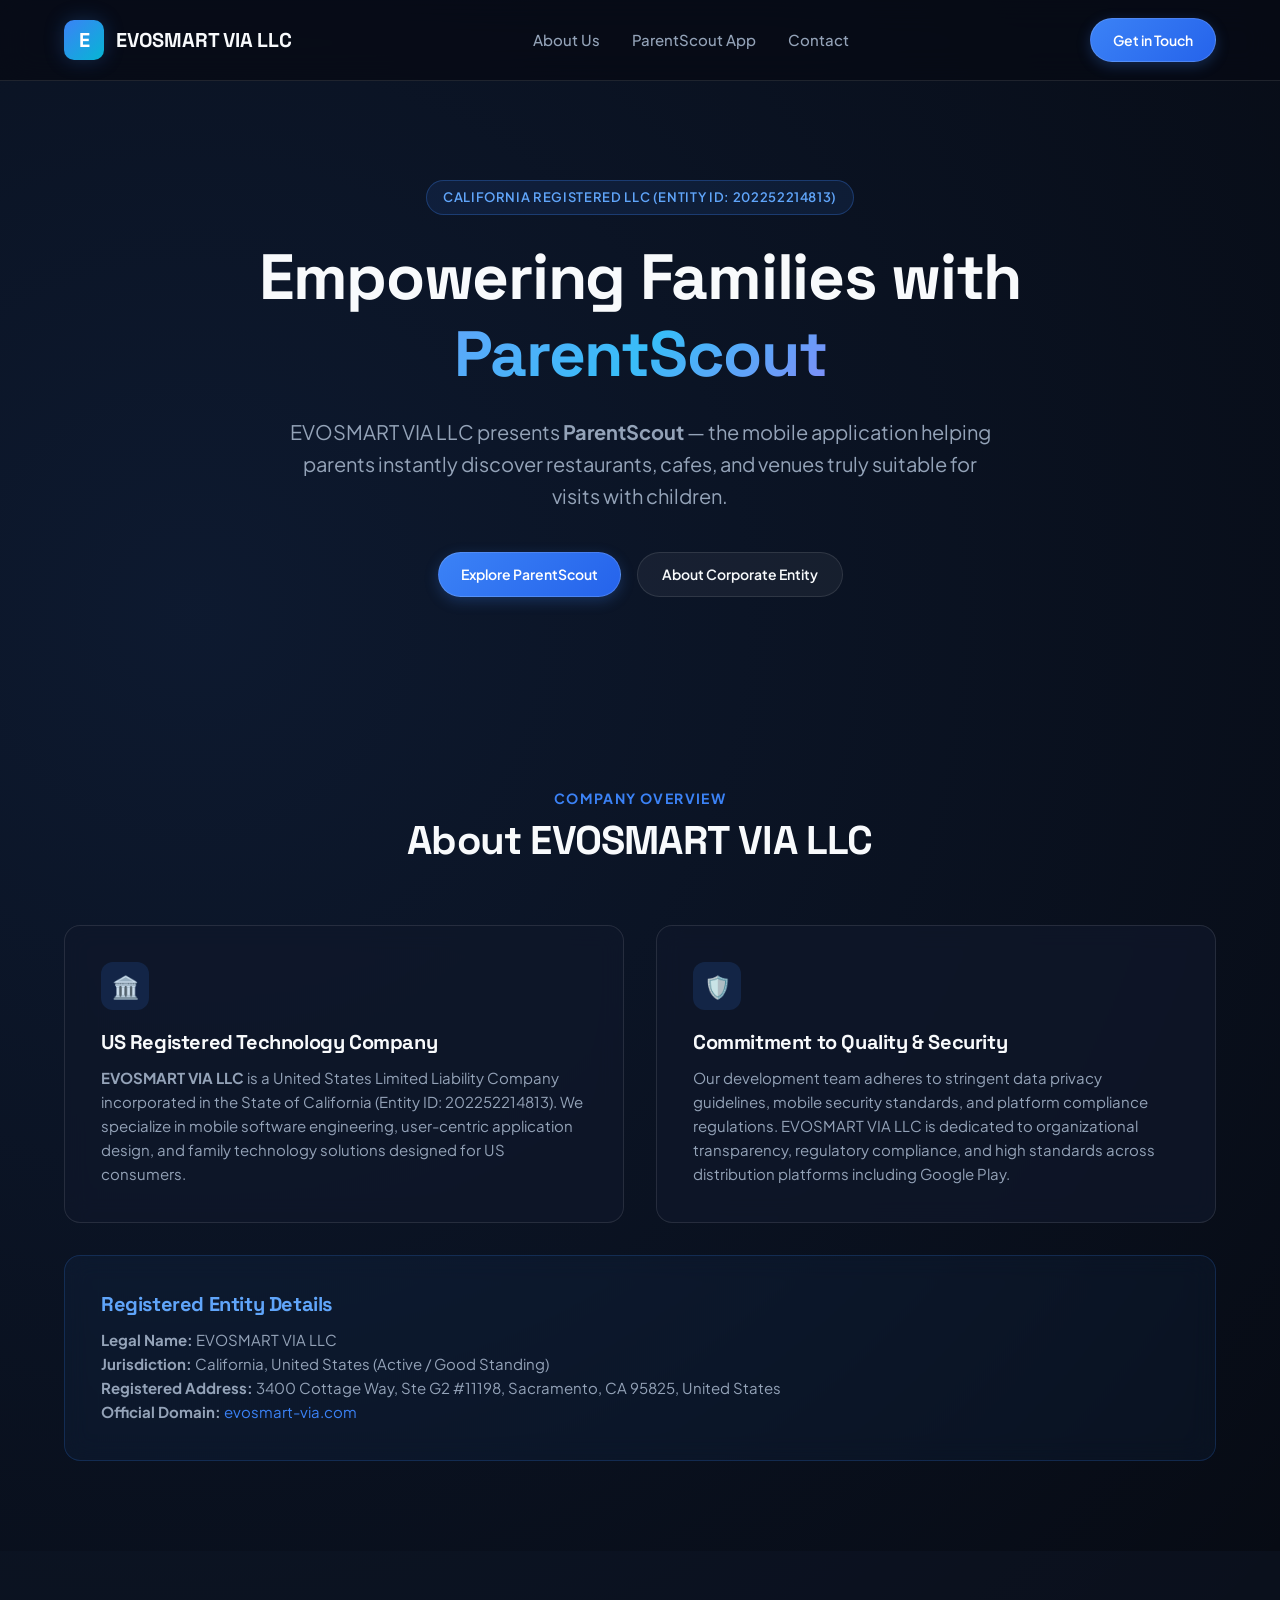
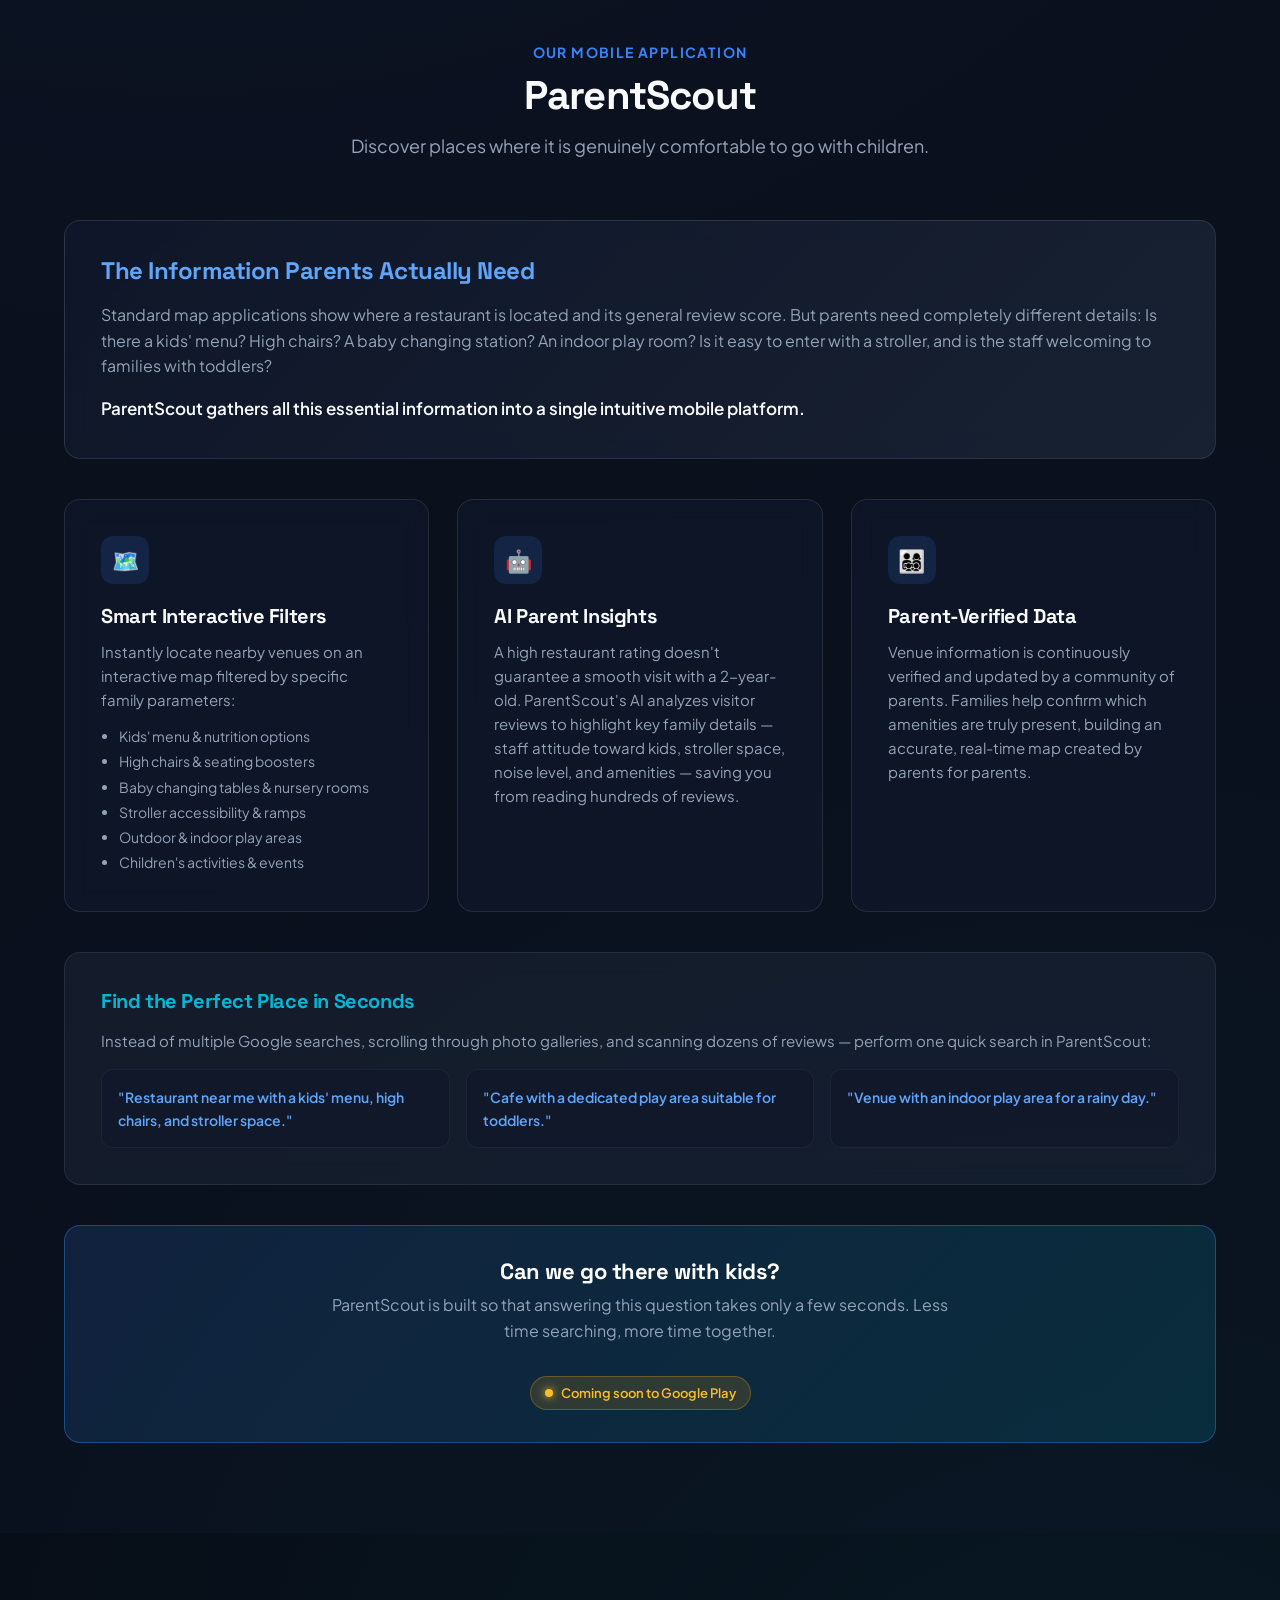
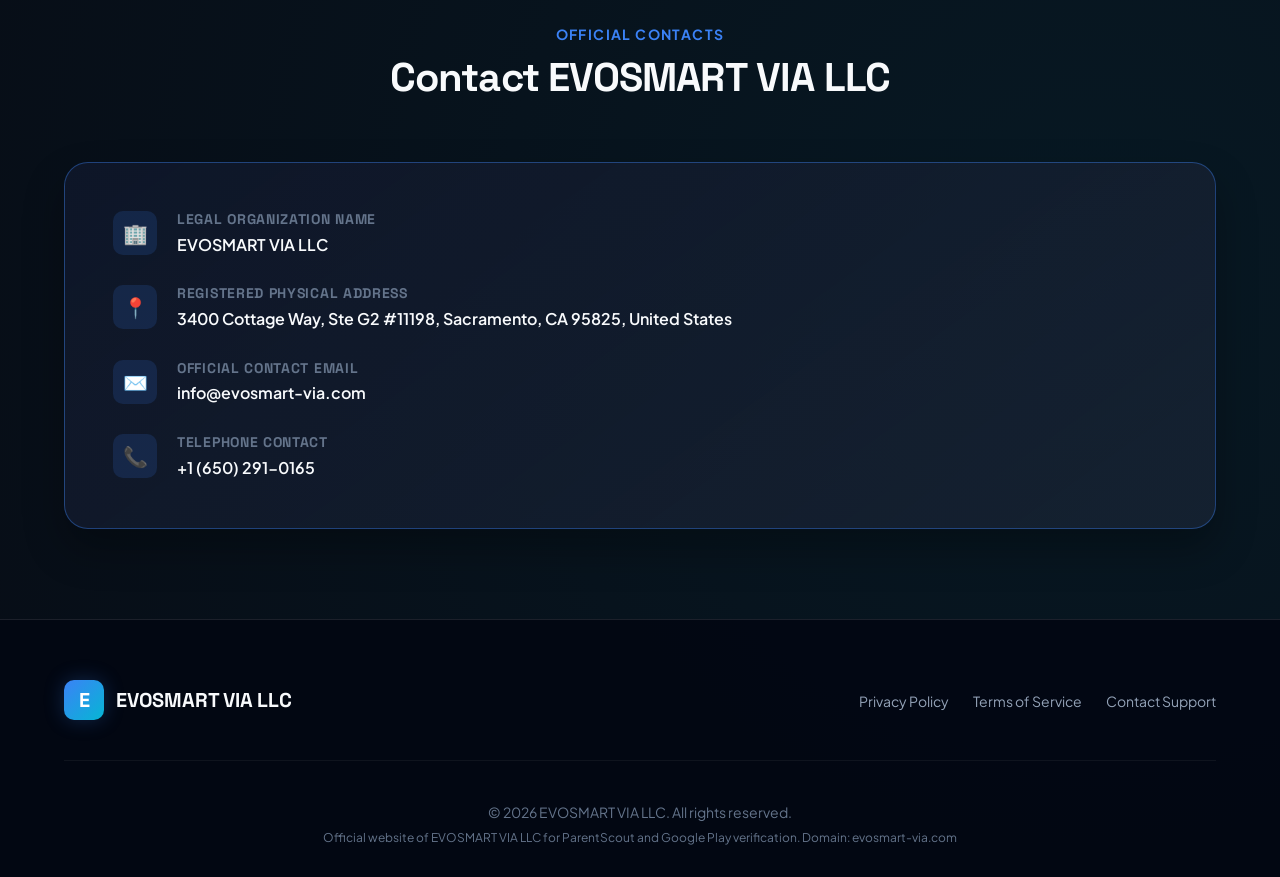
<file: index.html>
<!DOCTYPE html>
<html lang="en">
<head>
  <meta charset="UTF-8">
  <meta name="viewport" content="width=device-width, initial-scale=1.0">
  <title>EVOSMART VIA LLC | ParentScout Mobile Application</title>
  <meta name="description" content="EVOSMART VIA LLC is a California technology company developing ParentScout — the ultimate mobile app for parents to find kid-friendly restaurants, cafes, and play areas.">
  <meta name="google-site-verification" content="Z0Tli1cdqTYrAU-zG41Gznma3NraCgFvIR1Y4Qwutro" />
  <meta name="google-site-verification" content="google105f7d570d00ca9a" />
  <link rel="stylesheet" href="styles.css">
  <link rel="icon" type="image/svg+xml" href="data:image/svg+xml,<svg xmlns='http://www.w3.org/2000/svg' viewBox='0 0 100 100'><rect width='100' height='100' rx='20' fill='%233B82F6'/><text x='50%' y='65%' font-size='50' font-weight='800' fill='white' text-anchor='middle' font-family='sans-serif'>E</text></svg>">
</head>
<body>

  <!-- Navigation Header -->
  <header class="site-header">
    <div class="container nav-wrapper">
      <a href="#" class="brand-logo">
        <div class="logo-badge">E</div>
        <span class="brand-name">EVOSMART VIA LLC</span>
      </a>
      <ul class="nav-links">
        <li><a href="#about">About Us</a></li>
        <li><a href="#product">ParentScout App</a></li>
        <li><a href="#contact">Contact</a></li>
      </ul>
      <a href="#contact" class="btn-primary">Get in Touch</a>
    </div>
  </header>

  <!-- Hero Section -->
  <section class="hero">
    <div class="container">
      <div class="tag-badge">California Registered LLC (Entity ID: 202252214813)</div>
      <h1>Empowering Families with <span class="gradient-text">ParentScout</span></h1>
      <p class="lead">EVOSMART VIA LLC presents <strong>ParentScout</strong> — the mobile application helping parents instantly discover restaurants, cafes, and venues truly suitable for visits with children.</p>
      <div class="hero-cta">
        <a href="#product" class="btn-primary">Explore ParentScout</a>
        <a href="#about" class="btn-secondary">About Corporate Entity</a>
      </div>
    </div>
  </section>

  <!-- About Us Section -->
  <section id="about">
    <div class="container">
      <div class="section-header">
        <div class="section-subtitle">Company Overview</div>
        <h2 class="section-title">About EVOSMART VIA LLC</h2>
      </div>

      <div class="grid-2">
        <div class="card">
          <div class="card-icon">🏛️</div>
          <h3>US Registered Technology Company</h3>
          <p><strong>EVOSMART VIA LLC</strong> is a United States Limited Liability Company incorporated in the State of California (Entity ID: 202252214813). We specialize in mobile software engineering, user-centric application design, and family technology solutions designed for US consumers.</p>
        </div>

        <div class="card">
          <div class="card-icon">🛡️</div>
          <h3>Commitment to Quality & Security</h3>
          <p>Our development team adheres to stringent data privacy guidelines, mobile security standards, and platform compliance regulations. EVOSMART VIA LLC is dedicated to organizational transparency, regulatory compliance, and high standards across distribution platforms including Google Play.</p>
        </div>
      </div>

      <div class="card" style="margin-top: 32px; background: rgba(59, 130, 246, 0.05); border-color: rgba(59, 130, 246, 0.2);">
        <h3 style="color: #60A5FA;">Registered Entity Details</h3>
        <p style="margin-top: 8px;"><strong>Legal Name:</strong> EVOSMART VIA LLC</p>
        <p><strong>Jurisdiction:</strong> California, United States (Active / Good Standing)</p>
        <p><strong>Registered Address:</strong> 3400 Cottage Way, Ste G2 #11198, Sacramento, CA 95825, United States</p>
        <p><strong>Official Domain:</strong> <a href="https://evosmart-via.com" style="color: var(--primary); text-decoration: none;">evosmart-via.com</a></p>
      </div>
    </div>
  </section>

  <!-- Product Section: ParentScout Detailed Overview -->
  <section id="product" style="background: rgba(15, 23, 42, 0.4);">
    <div class="container">
      <div class="section-header">
        <div class="section-subtitle">Our Mobile Application</div>
        <h2 class="section-title">ParentScout</h2>
        <p style="color: var(--text-muted); font-size: 18px; max-width: 700px; margin: 12px auto 0 auto;">Discover places where it is genuinely comfortable to go with children.</p>
      </div>

      <!-- Problem vs Solution Overview -->
      <div class="card" style="margin-bottom: 40px; background: linear-gradient(135deg, rgba(15, 23, 42, 0.9) 0%, rgba(30, 41, 59, 0.7) 100%);">
        <h3 style="font-size: 24px; color: #60A5FA; margin-bottom: 16px;">The Information Parents Actually Need</h3>
        <p style="color: var(--text-muted); font-size: 16px; margin-bottom: 16px;">Standard map applications show where a restaurant is located and its general review score. But parents need completely different details: Is there a kids' menu? High chairs? A baby changing station? An indoor play room? Is it easy to enter with a stroller, and is the staff welcoming to families with toddlers?</p>
        <p style="color: var(--text-main); font-weight: 600; font-size: 17px;">ParentScout gathers all this essential information into a single intuitive mobile platform.</p>
      </div>

      <!-- Features Grid -->
      <div class="grid-3" style="margin-bottom: 40px;">
        <div class="card">
          <div class="card-icon">🗺️</div>
          <h3>Smart Interactive Filters</h3>
          <p>Instantly locate nearby venues on an interactive map filtered by specific family parameters:</p>
          <ul style="color: var(--text-muted); font-size: 14px; margin-top: 12px; padding-left: 18px; line-height: 1.8;">
            <li>Kids' menu & nutrition options</li>
            <li>High chairs & seating boosters</li>
            <li>Baby changing tables & nursery rooms</li>
            <li>Stroller accessibility & ramps</li>
            <li>Outdoor & indoor play areas</li>
            <li>Children's activities & events</li>
          </ul>
        </div>

        <div class="card">
          <div class="card-icon">🤖</div>
          <h3>AI Parent Insights</h3>
          <p>A high restaurant rating doesn't guarantee a smooth visit with a 2-year-old. ParentScout's AI analyzes visitor reviews to highlight key family details — staff attitude toward kids, stroller space, noise level, and amenities — saving you from reading hundreds of reviews.</p>
        </div>

        <div class="card">
          <div class="card-icon">👨‍👩‍👧‍👦</div>
          <h3>Parent-Verified Data</h3>
          <p>Venue information is continuously verified and updated by a community of parents. Families help confirm which amenities are truly present, building an accurate, real-time map created by parents for parents.</p>
        </div>
      </div>

      <!-- Search Scenario Cards -->
      <div class="card" style="background: rgba(30, 41, 59, 0.5); border-color: rgba(255, 255, 255, 0.08); margin-bottom: 40px;">
        <h3 style="font-size: 20px; margin-bottom: 16px; color: var(--accent);">Find the Perfect Place in Seconds</h3>
        <p style="color: var(--text-muted); margin-bottom: 16px;">Instead of multiple Google searches, scrolling through photo galleries, and scanning dozens of reviews — perform one quick search in ParentScout:</p>
        <div class="grid-3" style="gap: 16px;">
          <div style="background: rgba(15, 23, 42, 0.6); padding: 16px; border-radius: 12px; border: 1px solid rgba(255, 255, 255, 0.05);">
            <p style="color: #60A5FA; font-weight: 600; font-size: 14px;">"Restaurant near me with a kids' menu, high chairs, and stroller space."</p>
          </div>
          <div style="background: rgba(15, 23, 42, 0.6); padding: 16px; border-radius: 12px; border: 1px solid rgba(255, 255, 255, 0.05);">
            <p style="color: #60A5FA; font-weight: 600; font-size: 14px;">"Cafe with a dedicated play area suitable for toddlers."</p>
          </div>
          <div style="background: rgba(15, 23, 42, 0.6); padding: 16px; border-radius: 12px; border: 1px solid rgba(255, 255, 255, 0.05);">
            <p style="color: #60A5FA; font-weight: 600; font-size: 14px;">"Venue with an indoor play area for a rainy day."</p>
          </div>
        </div>
      </div>

      <!-- Core Motto Banner -->
      <div style="text-align: center; background: linear-gradient(135deg, rgba(59, 130, 246, 0.15) 0%, rgba(6, 182, 212, 0.15) 100%); border: 1px solid var(--border-glow); padding: 32px; border-radius: var(--radius-md);">
        <h3 style="font-size: 22px; font-weight: 700; color: #fff; margin-bottom: 8px;">Can we go there with kids?</h3>
        <p style="color: var(--text-muted); font-size: 16px; max-width: 650px; margin: 0 auto 16px auto;">ParentScout is built so that answering this question takes only a few seconds. Less time searching, more time together.</p>
        <div class="status-pill">
          <span class="status-dot"></span>
          Coming soon to Google Play
        </div>
      </div>
    </div>
  </section>

  <!-- Contact Section -->
  <section id="contact">
    <div class="container">
      <div class="section-header">
        <div class="section-subtitle">Official Contacts</div>
        <h2 class="section-title">Contact EVOSMART VIA LLC</h2>
      </div>

      <div class="contact-box">
        <div class="contact-item">
          <div class="contact-icon">🏢</div>
          <div class="contact-details">
            <h4>Legal Organization Name</h4>
            <p>EVOSMART VIA LLC</p>
          </div>
        </div>

        <div class="contact-item">
          <div class="contact-icon">📍</div>
          <div class="contact-details">
            <h4>Registered Physical Address</h4>
            <p>3400 Cottage Way, Ste G2 #11198, Sacramento, CA 95825, United States</p>
          </div>
        </div>

        <div class="contact-item">
          <div class="contact-icon">✉️</div>
          <div class="contact-details">
            <h4>Official Contact Email</h4>
            <p><a href="mailto:info@evosmart-via.com">info@evosmart-via.com</a></p>
          </div>
        </div>

        <div class="contact-item">
          <div class="contact-icon">📞</div>
          <div class="contact-details">
            <h4>Telephone Contact</h4>
            <p><a href="tel:+16502910165">+1 (650) 291-0165</a></p>
          </div>
        </div>
      </div>
    </div>
  </section>

  <!-- Footer -->
  <footer class="site-footer">
    <div class="container">
      <div class="footer-grid">
        <div class="brand-logo">
          <div class="logo-badge">E</div>
          <span class="brand-name">EVOSMART VIA LLC</span>
        </div>
        <ul class="footer-nav">
          <li><a href="privacy.html">Privacy Policy</a></li>
          <li><a href="terms.html">Terms of Service</a></li>
          <li><a href="#contact">Contact Support</a></li>
        </ul>
      </div>
      <div class="footer-copy">
        <p>© 2026 EVOSMART VIA LLC. All rights reserved.</p>
        <p style="margin-top: 4px; font-size: 12px; color: var(--text-dim);">Official website of EVOSMART VIA LLC for ParentScout and Google Play verification. Domain: evosmart-via.com</p>
      </div>
    </div>
  </footer>

</body>
</html>
</file>
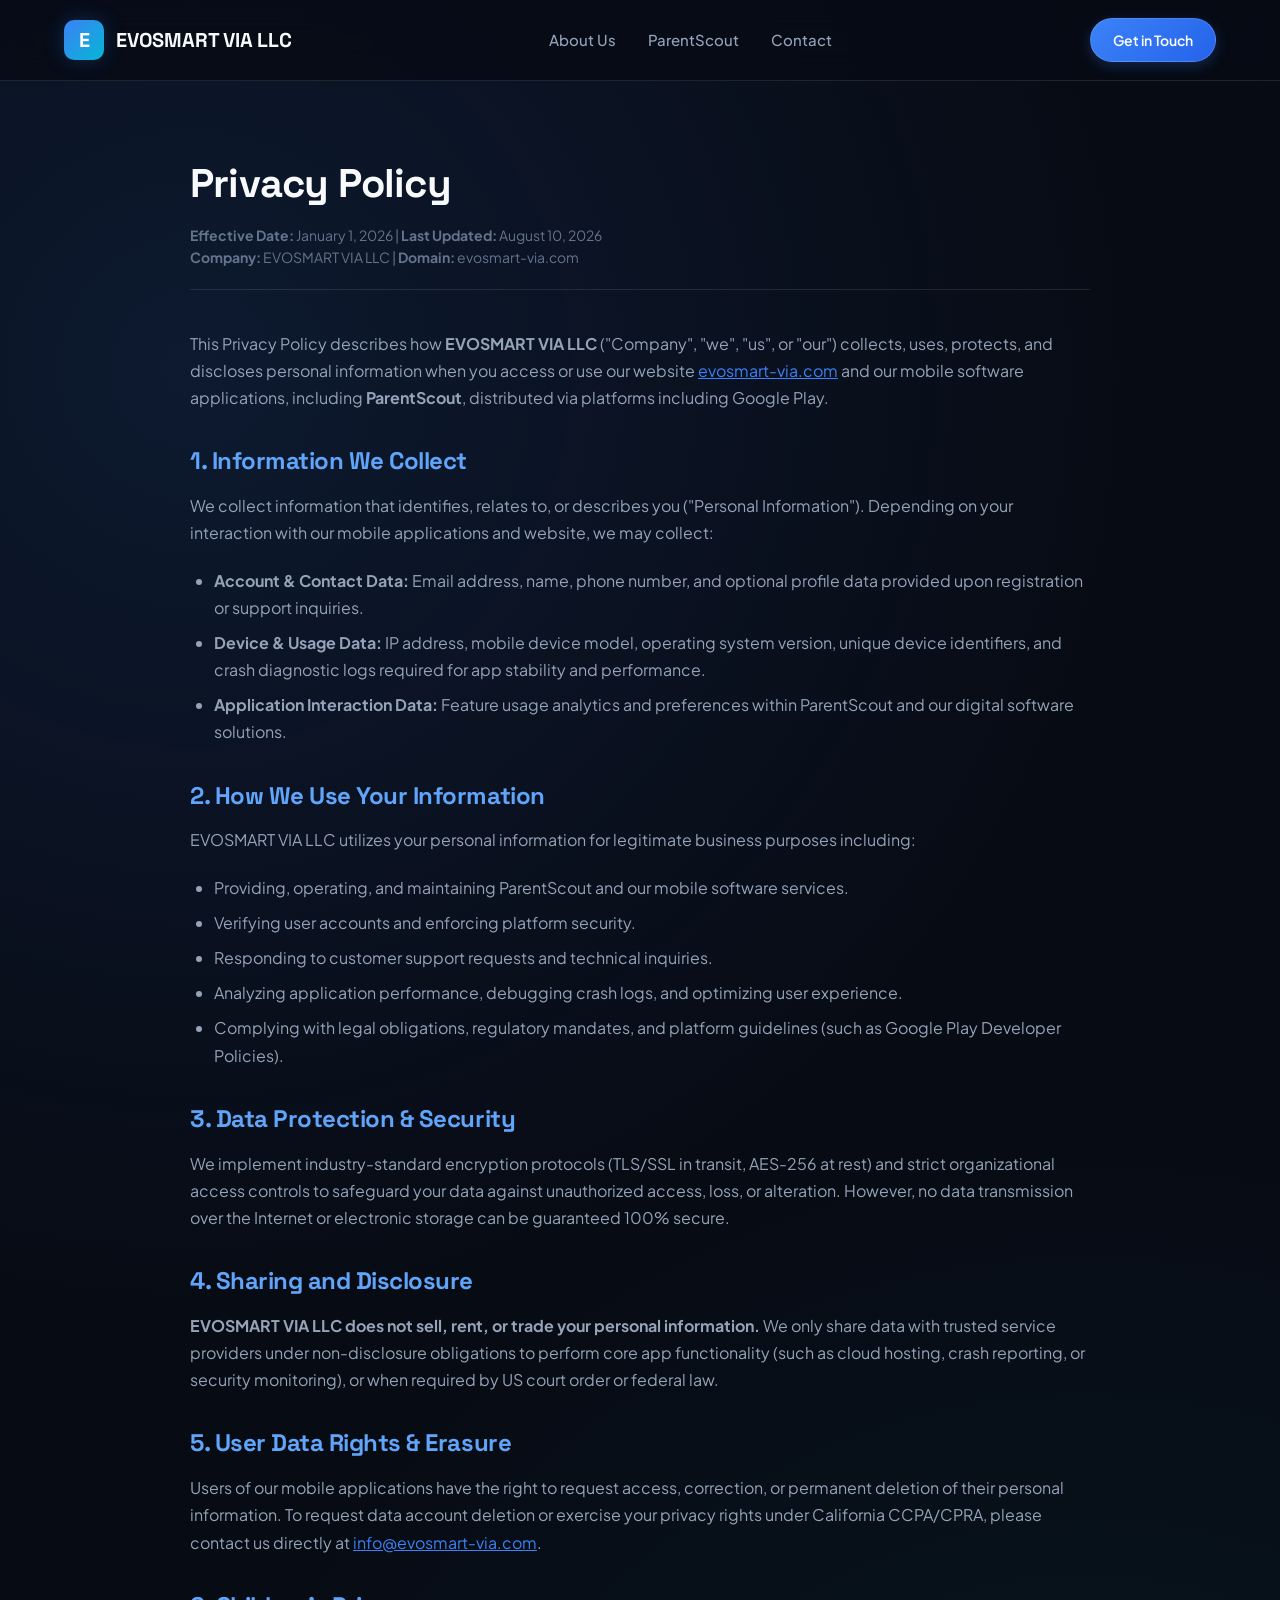
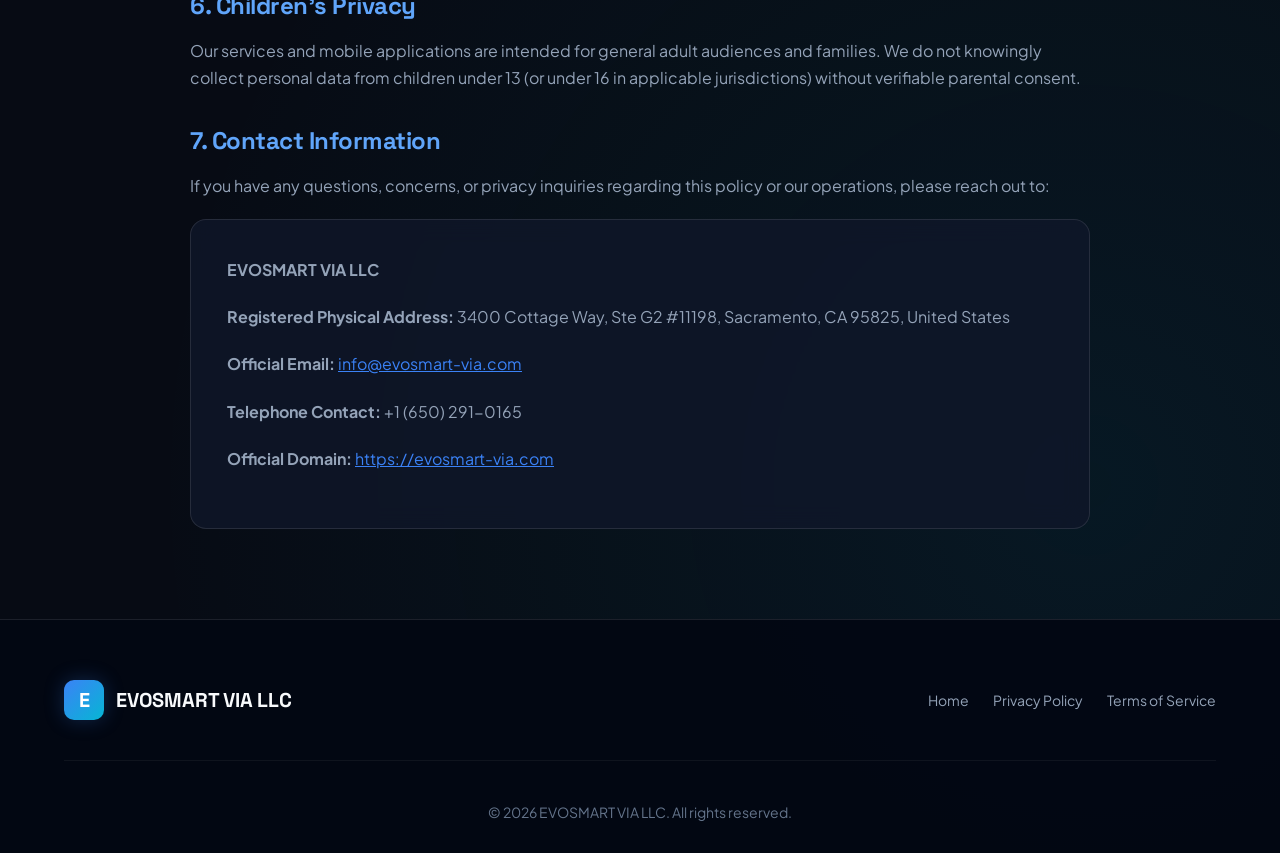
<file: privacy.html>
<!DOCTYPE html>
<html lang="en">
<head>
  <meta charset="UTF-8">
  <meta name="viewport" content="width=device-width, initial-scale=1.0">
  <title>Privacy Policy | EVOSMART VIA LLC</title>
  <meta name="description" content="Official Privacy Policy for ParentScout and mobile applications developed by EVOSMART VIA LLC.">
  <link rel="stylesheet" href="styles.css">
  <link rel="icon" type="image/svg+xml" href="data:image/svg+xml,<svg xmlns='http://www.w3.org/2000/svg' viewBox='0 0 100 100'><rect width='100' height='100' rx='20' fill='%233B82F6'/><text x='50%' y='65%' font-size='50' font-weight='800' fill='white' text-anchor='middle' font-family='sans-serif'>E</text></svg>">
</head>
<body>

  <!-- Navigation Header -->
  <header class="site-header">
    <div class="container nav-wrapper">
      <a href="index.html" class="brand-logo">
        <div class="logo-badge">E</div>
        <span class="brand-name">EVOSMART VIA LLC</span>
      </a>
      <ul class="nav-links">
        <li><a href="index.html#about">About Us</a></li>
        <li><a href="index.html#product">ParentScout</a></li>
        <li><a href="index.html#contact">Contact</a></li>
      </ul>
      <a href="index.html#contact" class="btn-primary">Get in Touch</a>
    </div>
  </header>

  <div class="container legal-content">
    <h1>Privacy Policy</h1>
    <div class="meta-info">
      <strong>Effective Date:</strong> January 1, 2026 | <strong>Last Updated:</strong> August 10, 2026<br>
      <strong>Company:</strong> EVOSMART VIA LLC | <strong>Domain:</strong> evosmart-via.com
    </div>

    <p>This Privacy Policy describes how <strong>EVOSMART VIA LLC</strong> ("Company", "we", "us", or "our") collects, uses, protects, and discloses personal information when you access or use our website <a href="https://evosmart-via.com" style="color: var(--primary);">evosmart-via.com</a> and our mobile software applications, including <strong>ParentScout</strong>, distributed via platforms including Google Play.</p>

    <h2>1. Information We Collect</h2>
    <p>We collect information that identifies, relates to, or describes you ("Personal Information"). Depending on your interaction with our mobile applications and website, we may collect:</p>
    <ul>
      <li><strong>Account & Contact Data:</strong> Email address, name, phone number, and optional profile data provided upon registration or support inquiries.</li>
      <li><strong>Device & Usage Data:</strong> IP address, mobile device model, operating system version, unique device identifiers, and crash diagnostic logs required for app stability and performance.</li>
      <li><strong>Application Interaction Data:</strong> Feature usage analytics and preferences within ParentScout and our digital software solutions.</li>
    </ul>

    <h2>2. How We Use Your Information</h2>
    <p>EVOSMART VIA LLC utilizes your personal information for legitimate business purposes including:</p>
    <ul>
      <li>Providing, operating, and maintaining ParentScout and our mobile software services.</li>
      <li>Verifying user accounts and enforcing platform security.</li>
      <li>Responding to customer support requests and technical inquiries.</li>
      <li>Analyzing application performance, debugging crash logs, and optimizing user experience.</li>
      <li>Complying with legal obligations, regulatory mandates, and platform guidelines (such as Google Play Developer Policies).</li>
    </ul>

    <h2>3. Data Protection & Security</h2>
    <p>We implement industry-standard encryption protocols (TLS/SSL in transit, AES-256 at rest) and strict organizational access controls to safeguard your data against unauthorized access, loss, or alteration. However, no data transmission over the Internet or electronic storage can be guaranteed 100% secure.</p>

    <h2>4. Sharing and Disclosure</h2>
    <p><strong>EVOSMART VIA LLC does not sell, rent, or trade your personal information.</strong> We only share data with trusted service providers under non-disclosure obligations to perform core app functionality (such as cloud hosting, crash reporting, or security monitoring), or when required by US court order or federal law.</p>

    <h2>5. User Data Rights & Erasure</h2>
    <p>Users of our mobile applications have the right to request access, correction, or permanent deletion of their personal information. To request data account deletion or exercise your privacy rights under California CCPA/CPRA, please contact us directly at <a href="mailto:info@evosmart-via.com" style="color: var(--primary);">info@evosmart-via.com</a>.</p>

    <h2>6. Children's Privacy</h2>
    <p>Our services and mobile applications are intended for general adult audiences and families. We do not knowingly collect personal data from children under 13 (or under 16 in applicable jurisdictions) without verifiable parental consent.</p>

    <h2>7. Contact Information</h2>
    <p>If you have any questions, concerns, or privacy inquiries regarding this policy or our operations, please reach out to:</p>
    <div class="card" style="margin-top: 20px; background: rgba(15, 23, 42, 0.8);">
      <p><strong>EVOSMART VIA LLC</strong></p>
      <p><strong>Registered Physical Address:</strong> 3400 Cottage Way, Ste G2 #11198, Sacramento, CA 95825, United States</p>
      <p><strong>Official Email:</strong> <a href="mailto:info@evosmart-via.com" style="color: var(--primary);">info@evosmart-via.com</a></p>
      <p><strong>Telephone Contact:</strong> +1 (650) 291-0165</p>
      <p><strong>Official Domain:</strong> <a href="https://evosmart-via.com" style="color: var(--primary);">https://evosmart-via.com</a></p>
    </div>
  </div>

  <!-- Footer -->
  <footer class="site-footer">
    <div class="container">
      <div class="footer-grid">
        <div class="brand-logo">
          <div class="logo-badge">E</div>
          <span class="brand-name">EVOSMART VIA LLC</span>
        </div>
        <ul class="footer-nav">
          <li><a href="index.html">Home</a></li>
          <li><a href="privacy.html">Privacy Policy</a></li>
          <li><a href="terms.html">Terms of Service</a></li>
        </ul>
      </div>
      <div class="footer-copy">
        <p>© 2026 EVOSMART VIA LLC. All rights reserved.</p>
      </div>
    </div>
  </footer>

</body>
</html>
</file>
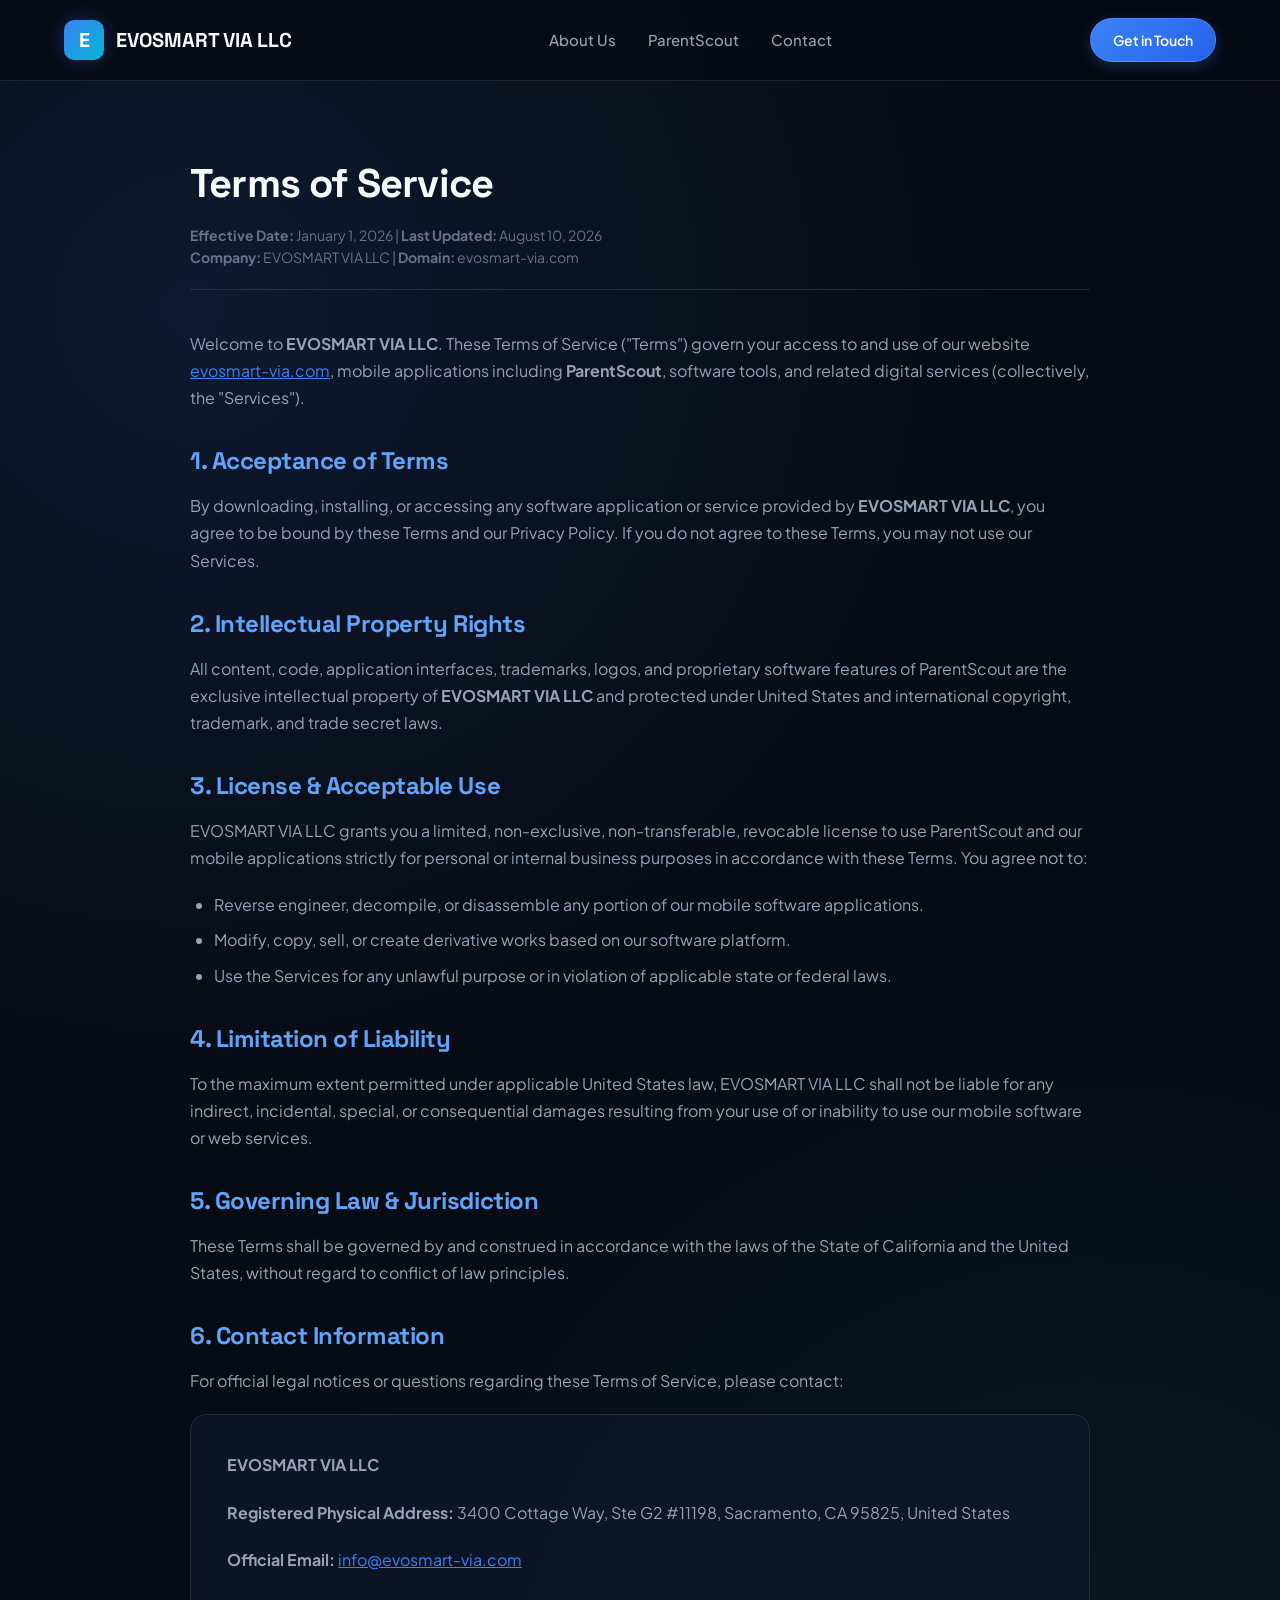
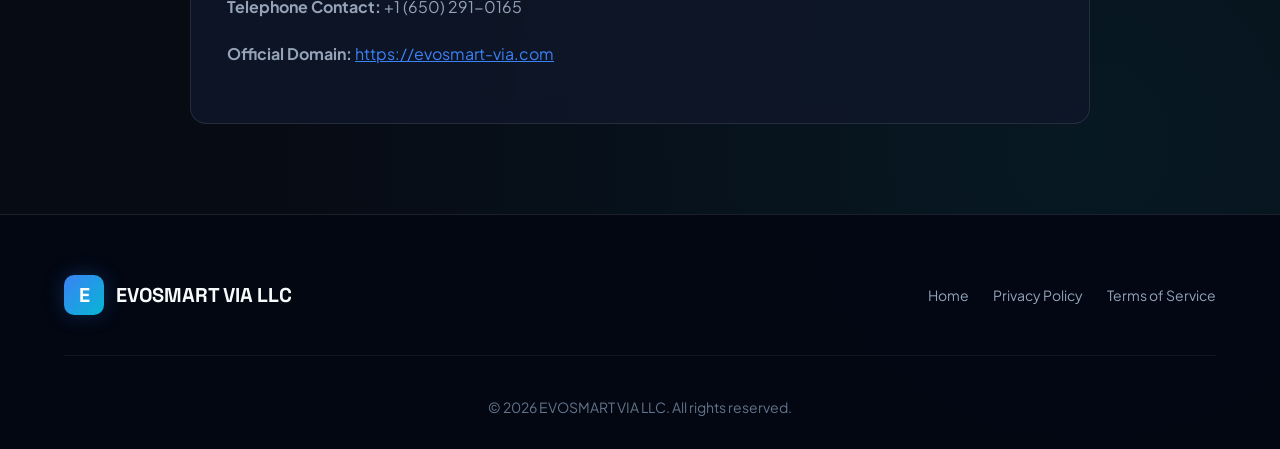
<file: terms.html>
<!DOCTYPE html>
<html lang="en">
<head>
  <meta charset="UTF-8">
  <meta name="viewport" content="width=device-width, initial-scale=1.0">
  <title>Terms of Service | EVOSMART VIA LLC</title>
  <meta name="description" content="Terms of Service governing the use of ParentScout, website, and digital products provided by EVOSMART VIA LLC.">
  <link rel="stylesheet" href="styles.css">
  <link rel="icon" type="image/svg+xml" href="data:image/svg+xml,<svg xmlns='http://www.w3.org/2000/svg' viewBox='0 0 100 100'><rect width='100' height='100' rx='20' fill='%233B82F6'/><text x='50%' y='65%' font-size='50' font-weight='800' fill='white' text-anchor='middle' font-family='sans-serif'>E</text></svg>">
</head>
<body>

  <!-- Navigation Header -->
  <header class="site-header">
    <div class="container nav-wrapper">
      <a href="index.html" class="brand-logo">
        <div class="logo-badge">E</div>
        <span class="brand-name">EVOSMART VIA LLC</span>
      </a>
      <ul class="nav-links">
        <li><a href="index.html#about">About Us</a></li>
        <li><a href="index.html#product">ParentScout</a></li>
        <li><a href="index.html#contact">Contact</a></li>
      </ul>
      <a href="index.html#contact" class="btn-primary">Get in Touch</a>
    </div>
  </header>

  <div class="container legal-content">
    <h1>Terms of Service</h1>
    <div class="meta-info">
      <strong>Effective Date:</strong> January 1, 2026 | <strong>Last Updated:</strong> August 10, 2026<br>
      <strong>Company:</strong> EVOSMART VIA LLC | <strong>Domain:</strong> evosmart-via.com
    </div>

    <p>Welcome to <strong>EVOSMART VIA LLC</strong>. These Terms of Service ("Terms") govern your access to and use of our website <a href="https://evosmart-via.com" style="color: var(--primary);">evosmart-via.com</a>, mobile applications including <strong>ParentScout</strong>, software tools, and related digital services (collectively, the "Services").</p>

    <h2>1. Acceptance of Terms</h2>
    <p>By downloading, installing, or accessing any software application or service provided by <strong>EVOSMART VIA LLC</strong>, you agree to be bound by these Terms and our Privacy Policy. If you do not agree to these Terms, you may not use our Services.</p>

    <h2>2. Intellectual Property Rights</h2>
    <p>All content, code, application interfaces, trademarks, logos, and proprietary software features of ParentScout are the exclusive intellectual property of <strong>EVOSMART VIA LLC</strong> and protected under United States and international copyright, trademark, and trade secret laws.</p>

    <h2>3. License & Acceptable Use</h2>
    <p>EVOSMART VIA LLC grants you a limited, non-exclusive, non-transferable, revocable license to use ParentScout and our mobile applications strictly for personal or internal business purposes in accordance with these Terms. You agree not to:</p>
    <ul>
      <li>Reverse engineer, decompile, or disassemble any portion of our mobile software applications.</li>
      <li>Modify, copy, sell, or create derivative works based on our software platform.</li>
      <li>Use the Services for any unlawful purpose or in violation of applicable state or federal laws.</li>
    </ul>

    <h2>4. Limitation of Liability</h2>
    <p>To the maximum extent permitted under applicable United States law, EVOSMART VIA LLC shall not be liable for any indirect, incidental, special, or consequential damages resulting from your use of or inability to use our mobile software or web services.</p>

    <h2>5. Governing Law & Jurisdiction</h2>
    <p>These Terms shall be governed by and construed in accordance with the laws of the State of California and the United States, without regard to conflict of law principles.</p>

    <h2>6. Contact Information</h2>
    <p>For official legal notices or questions regarding these Terms of Service, please contact:</p>
    <div class="card" style="margin-top: 20px; background: rgba(15, 23, 42, 0.8);">
      <p><strong>EVOSMART VIA LLC</strong></p>
      <p><strong>Registered Physical Address:</strong> 3400 Cottage Way, Ste G2 #11198, Sacramento, CA 95825, United States</p>
      <p><strong>Official Email:</strong> <a href="mailto:info@evosmart-via.com" style="color: var(--primary);">info@evosmart-via.com</a></p>
      <p><strong>Telephone Contact:</strong> +1 (650) 291-0165</p>
      <p><strong>Official Domain:</strong> <a href="https://evosmart-via.com" style="color: var(--primary);">https://evosmart-via.com</a></p>
    </div>
  </div>

  <!-- Footer -->
  <footer class="site-footer">
    <div class="container">
      <div class="footer-grid">
        <div class="brand-logo">
          <div class="logo-badge">E</div>
          <span class="brand-name">EVOSMART VIA LLC</span>
        </div>
        <ul class="footer-nav">
          <li><a href="index.html">Home</a></li>
          <li><a href="privacy.html">Privacy Policy</a></li>
          <li><a href="terms.html">Terms of Service</a></li>
        </ul>
      </div>
      <div class="footer-copy">
        <p>© 2026 EVOSMART VIA LLC. All rights reserved.</p>
      </div>
    </div>
  </footer>

</body>
</html>
</file>
<file: styles.css>
/* 
  EVOSMART VIA LLC - Corporate Website Stylesheet
  Theme: Modern Corporate Tech / Slate Navy & Vibrant Azure Accent
*/

@import url('https://fonts.googleapis.com/css2?family=Plus+Jakarta+Sans:wght@300;400;500;600;700;800&family=Space+Grotesk:wght@500;700&display=swap');

:root {
  --bg-dark: #070B14;
  --bg-card: rgba(15, 23, 42, 0.75);
  --bg-card-hover: rgba(30, 41, 59, 0.85);
  --border-color: rgba(255, 255, 255, 0.1);
  --border-glow: rgba(59, 130, 246, 0.4);
  
  --primary: #3B82F6;
  --primary-glow: rgba(59, 130, 246, 0.25);
  --accent: #06B6D4;
  --accent-gold: #F59E0B;
  
  --text-main: #F8FAFC;
  --text-muted: #94A3B8;
  --text-dim: #64748B;

  --font-sans: 'Plus Jakarta Sans', -apple-system, BlinkMacSystemFont, sans-serif;
  --font-heading: 'Space Grotesk', 'Plus Jakarta Sans', sans-serif;

  --transition-fast: 0.2s cubic-bezier(0.4, 0, 0.2, 1);
  --transition-normal: 0.3s cubic-bezier(0.4, 0, 0.2, 1);
  --radius-sm: 8px;
  --radius-md: 16px;
  --radius-lg: 24px;
}

* {
  margin: 0;
  padding: 0;
  box-sizing: border-box;
}

html {
  scroll-behavior: smooth;
  font-family: var(--font-sans);
  background-color: var(--bg-dark);
  color: var(--text-main);
  line-height: 1.6;
}

body {
  min-height: 100vh;
  overflow-x: hidden;
  background: 
    radial-gradient(circle at 15% 15%, rgba(59, 130, 246, 0.12) 0%, transparent 40%),
    radial-gradient(circle at 85% 85%, rgba(6, 182, 212, 0.08) 0%, transparent 40%),
    var(--bg-dark);
}

/* Typography */
h1, h2, h3, h4, h5, h6 {
  font-family: var(--font-heading);
  color: var(--text-main);
  line-height: 1.2;
  letter-spacing: -0.02em;
}

.gradient-text {
  background: linear-gradient(135deg, #60A5FA 0%, #38BDF8 50%, #818CF8 100%);
  -webkit-background-clip: text;
  -webkit-text-fill-color: transparent;
}

/* Container */
.container {
  max-width: 1200px;
  margin: 0 auto;
  padding: 0 24px;
}

/* Navigation Header */
header.site-header {
  position: fixed;
  top: 0;
  left: 0;
  right: 0;
  z-index: 1000;
  background: rgba(7, 11, 20, 0.8);
  backdrop-filter: blur(16px);
  border-bottom: 1px solid var(--border-color);
  padding: 18px 0;
  transition: var(--transition-normal);
}

.nav-wrapper {
  display: flex;
  justify-content: space-between;
  align-items: center;
}

.brand-logo {
  display: flex;
  align-items: center;
  gap: 12px;
  text-decoration: none;
}

.logo-badge {
  width: 40px;
  height: 40px;
  border-radius: 10px;
  background: linear-gradient(135deg, var(--primary) 0%, var(--accent) 100%);
  display: flex;
  align-items: center;
  justify-content: center;
  font-family: var(--font-heading);
  font-weight: 800;
  font-size: 20px;
  color: #fff;
  box-shadow: 0 0 20px var(--primary-glow);
}

.brand-name {
  font-family: var(--font-heading);
  font-size: 20px;
  font-weight: 700;
  color: var(--text-main);
  letter-spacing: -0.01em;
}

.nav-links {
  display: flex;
  align-items: center;
  gap: 32px;
  list-style: none;
}

.nav-links a {
  color: var(--text-muted);
  text-decoration: none;
  font-size: 15px;
  font-weight: 500;
  transition: var(--transition-fast);
}

.nav-links a:hover {
  color: var(--text-main);
}

.btn-primary {
  display: inline-flex;
  align-items: center;
  gap: 8px;
  background: linear-gradient(135deg, var(--primary) 0%, #2563EB 100%);
  color: #fff;
  padding: 10px 22px;
  border-radius: 99px;
  text-decoration: none;
  font-weight: 600;
  font-size: 14px;
  transition: var(--transition-fast);
  box-shadow: 0 4px 14px var(--primary-glow);
  border: 1px solid rgba(255, 255, 255, 0.15);
}

.btn-primary:hover {
  transform: translateY(-2px);
  box-shadow: 0 6px 20px rgba(59, 130, 246, 0.4);
}

/* Hero Section */
.hero {
  padding: 180px 0 100px 0;
  text-align: center;
  position: relative;
}

.tag-badge {
  display: inline-flex;
  align-items: center;
  gap: 8px;
  background: rgba(59, 130, 246, 0.1);
  border: 1px solid rgba(59, 130, 246, 0.3);
  color: #60A5FA;
  padding: 6px 16px;
  border-radius: 99px;
  font-size: 13px;
  font-weight: 600;
  margin-bottom: 24px;
  text-transform: uppercase;
  letter-spacing: 0.05em;
}

.hero h1 {
  font-size: clamp(36px, 5vw, 64px);
  font-weight: 800;
  margin-bottom: 24px;
  max-width: 900px;
  margin-left: auto;
  margin-right: auto;
}

.hero p.lead {
  font-size: clamp(16px, 2vw, 20px);
  color: var(--text-muted);
  max-width: 720px;
  margin: 0 auto 40px auto;
  font-weight: 400;
}

.hero-cta {
  display: flex;
  justify-content: center;
  gap: 16px;
  flex-wrap: wrap;
}

.btn-secondary {
  display: inline-flex;
  align-items: center;
  gap: 8px;
  background: rgba(255, 255, 255, 0.05);
  color: var(--text-main);
  padding: 10px 24px;
  border-radius: 99px;
  text-decoration: none;
  font-weight: 600;
  font-size: 14px;
  border: 1px solid var(--border-color);
  transition: var(--transition-fast);
}

.btn-secondary:hover {
  background: rgba(255, 255, 255, 0.1);
  border-color: rgba(255, 255, 255, 0.25);
}

/* Sections Common */
section {
  padding: 90px 0;
  position: relative;
}

.section-header {
  text-align: center;
  margin-bottom: 60px;
}

.section-subtitle {
  color: var(--primary);
  font-weight: 700;
  font-size: 14px;
  text-transform: uppercase;
  letter-spacing: 0.1em;
  margin-bottom: 8px;
}

.section-title {
  font-size: clamp(28px, 3.5vw, 40px);
  font-weight: 700;
}

/* Cards & Grids */
.grid-2 {
  display: grid;
  grid-template-columns: repeat(auto-fit, minmax(320px, 1fr));
  gap: 32px;
}

.grid-3 {
  display: grid;
  grid-template-columns: repeat(auto-fit, minmax(280px, 1fr));
  gap: 28px;
}

.card {
  background: var(--bg-card);
  border: 1px solid var(--border-color);
  border-radius: var(--radius-md);
  padding: 36px;
  backdrop-filter: blur(12px);
  transition: var(--transition-normal);
}

.card:hover {
  background: var(--bg-card-hover);
  border-color: var(--border-glow);
  transform: translateY(-4px);
  box-shadow: 0 12px 30px rgba(0, 0, 0, 0.4);
}

.card-icon {
  width: 48px;
  height: 48px;
  border-radius: 12px;
  background: rgba(59, 130, 246, 0.15);
  color: #60A5FA;
  display: flex;
  align-items: center;
  justify-content: center;
  font-size: 22px;
  margin-bottom: 20px;
}

.card h3 {
  font-size: 20px;
  font-weight: 700;
  margin-bottom: 12px;
}

.card p {
  color: var(--text-muted);
  font-size: 15px;
}

/* Product Section Feature Badge */
.status-pill {
  display: inline-flex;
  align-items: center;
  gap: 8px;
  background: rgba(245, 158, 11, 0.15);
  border: 1px solid rgba(245, 158, 11, 0.3);
  color: #FBBF24;
  padding: 6px 14px;
  border-radius: 99px;
  font-size: 13px;
  font-weight: 600;
  margin-top: 16px;
}

.status-dot {
  width: 8px;
  height: 8px;
  border-radius: 50%;
  background-color: #FBBF24;
  box-shadow: 0 0 8px #FBBF24;
}

/* Contact Info Display Box */
.contact-box {
  background: linear-gradient(145deg, rgba(15, 23, 42, 0.9) 0%, rgba(30, 41, 59, 0.6) 100%);
  border: 1px solid var(--border-glow);
  border-radius: var(--radius-lg);
  padding: 48px;
  box-shadow: 0 20px 40px rgba(0, 0, 0, 0.3);
}

.contact-item {
  display: flex;
  align-items: flex-start;
  gap: 20px;
  margin-bottom: 28px;
}

.contact-item:last-child {
  margin-bottom: 0;
}

.contact-icon {
  width: 44px;
  height: 44px;
  border-radius: 10px;
  background: rgba(59, 130, 246, 0.15);
  color: var(--primary);
  display: flex;
  align-items: center;
  justify-content: center;
  font-size: 20px;
  flex-shrink: 0;
}

.contact-details h4 {
  font-size: 14px;
  text-transform: uppercase;
  color: var(--text-dim);
  letter-spacing: 0.05em;
  margin-bottom: 4px;
}

.contact-details p, .contact-details a {
  color: var(--text-main);
  font-size: 16px;
  font-weight: 600;
  text-decoration: none;
  transition: var(--transition-fast);
}

.contact-details a:hover {
  color: var(--primary);
}

/* Footer */
footer.site-footer {
  background: rgba(3, 7, 18, 0.95);
  border-top: 1px solid var(--border-color);
  padding: 60px 0 30px 0;
}

.footer-grid {
  display: flex;
  justify-content: space-between;
  align-items: center;
  flex-wrap: wrap;
  gap: 24px;
  margin-bottom: 40px;
  padding-bottom: 40px;
  border-bottom: 1px solid rgba(255, 255, 255, 0.05);
}

.footer-nav {
  display: flex;
  gap: 24px;
  list-style: none;
}

.footer-nav a {
  color: var(--text-muted);
  text-decoration: none;
  font-size: 14px;
  transition: var(--transition-fast);
}

.footer-nav a:hover {
  color: var(--text-main);
}

.footer-copy {
  color: var(--text-dim);
  font-size: 14px;
  text-align: center;
}

/* Legal Page Content Styling */
.legal-content {
  padding: 160px 0 90px 0;
  max-width: 900px;
  margin: 0 auto;
}

.legal-content h1 {
  font-size: 40px;
  margin-bottom: 16px;
}

.legal-content .meta-info {
  color: var(--text-dim);
  font-size: 14px;
  margin-bottom: 40px;
  padding-bottom: 20px;
  border-bottom: 1px solid var(--border-color);
}

.legal-content h2 {
  font-size: 24px;
  margin: 36px 0 16px 0;
  color: #60A5FA;
}

.legal-content p, .legal-content ul {
  color: var(--text-muted);
  margin-bottom: 20px;
  font-size: 16px;
  line-height: 1.7;
}

.legal-content ul {
  padding-left: 24px;
}

.legal-content li {
  margin-bottom: 8px;
}

/* Responsive adjustments */
@media (max-width: 768px) {
  .nav-links {
    display: none;
  }
  .hero {
    padding-top: 140px;
  }
  .contact-box {
    padding: 28px;
  }
  .footer-grid {
    flex-direction: column;
    align-items: flex-start;
  }
}
</file>
